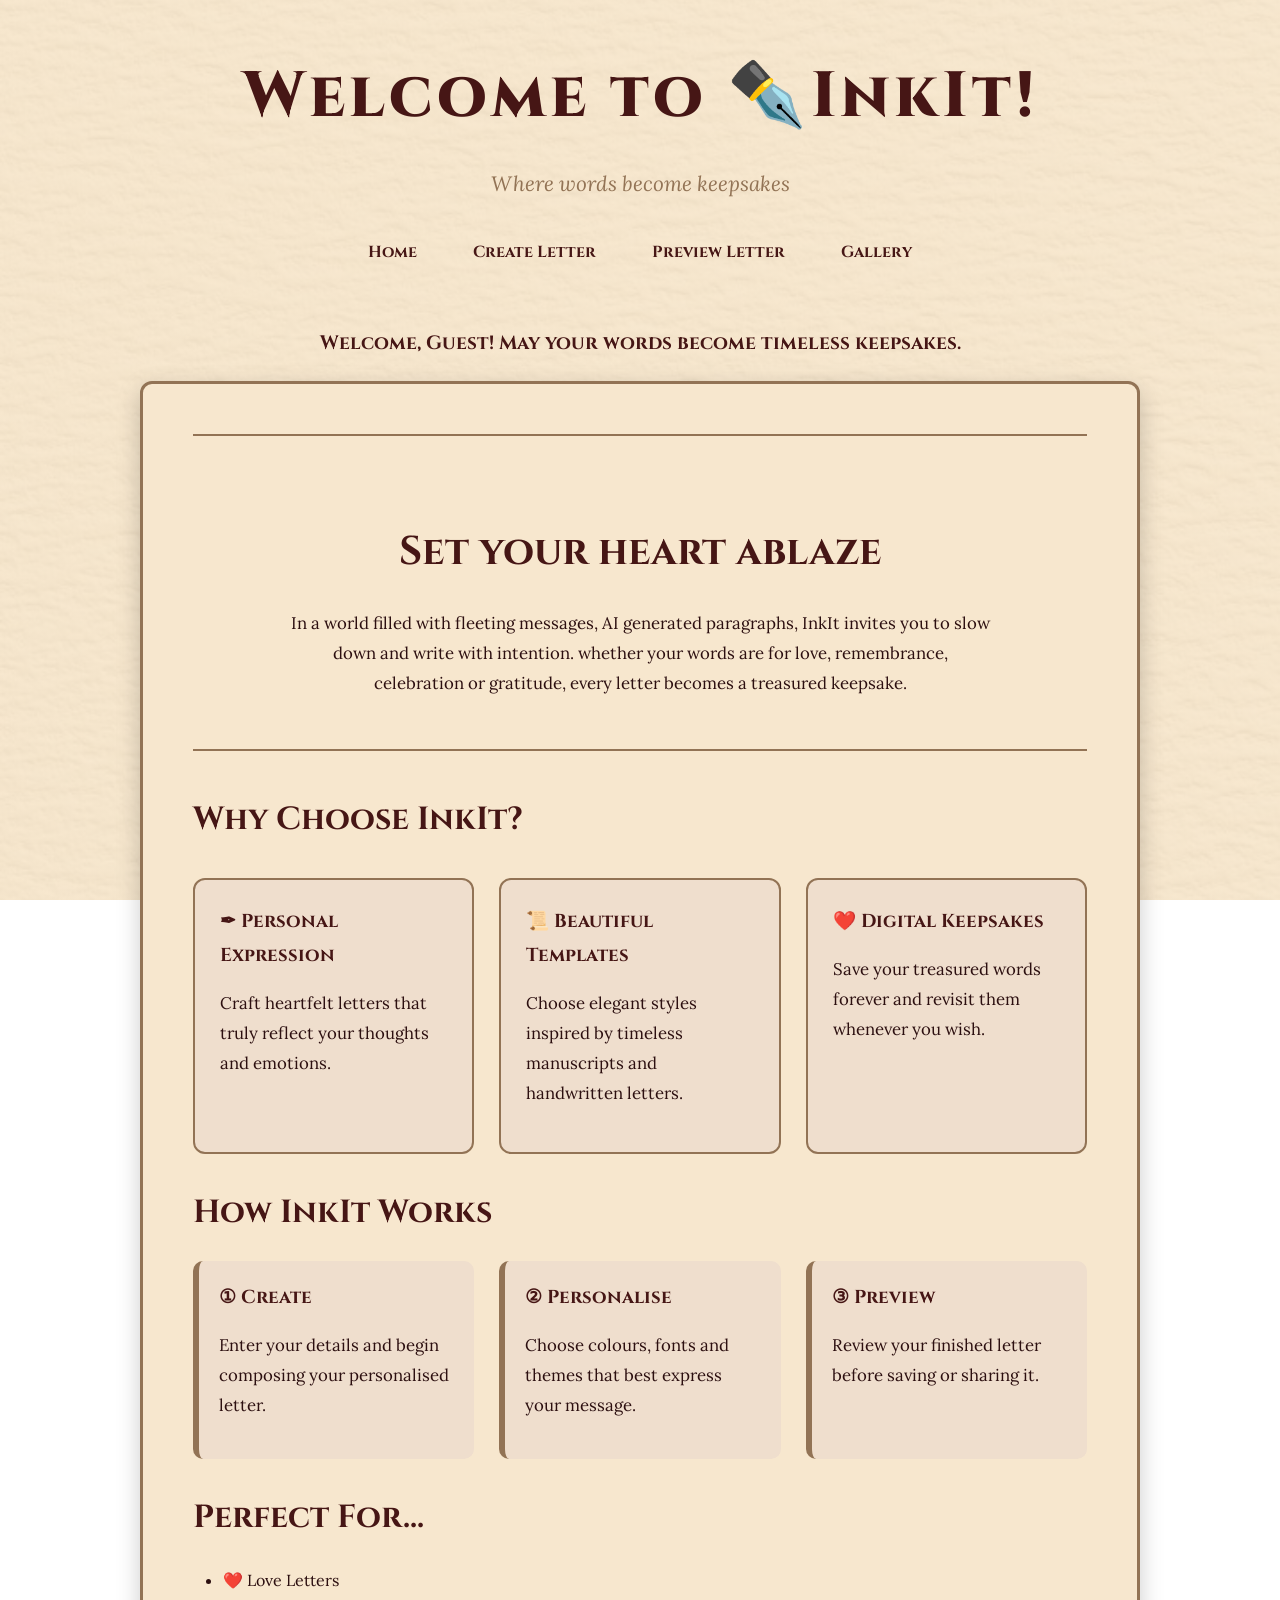
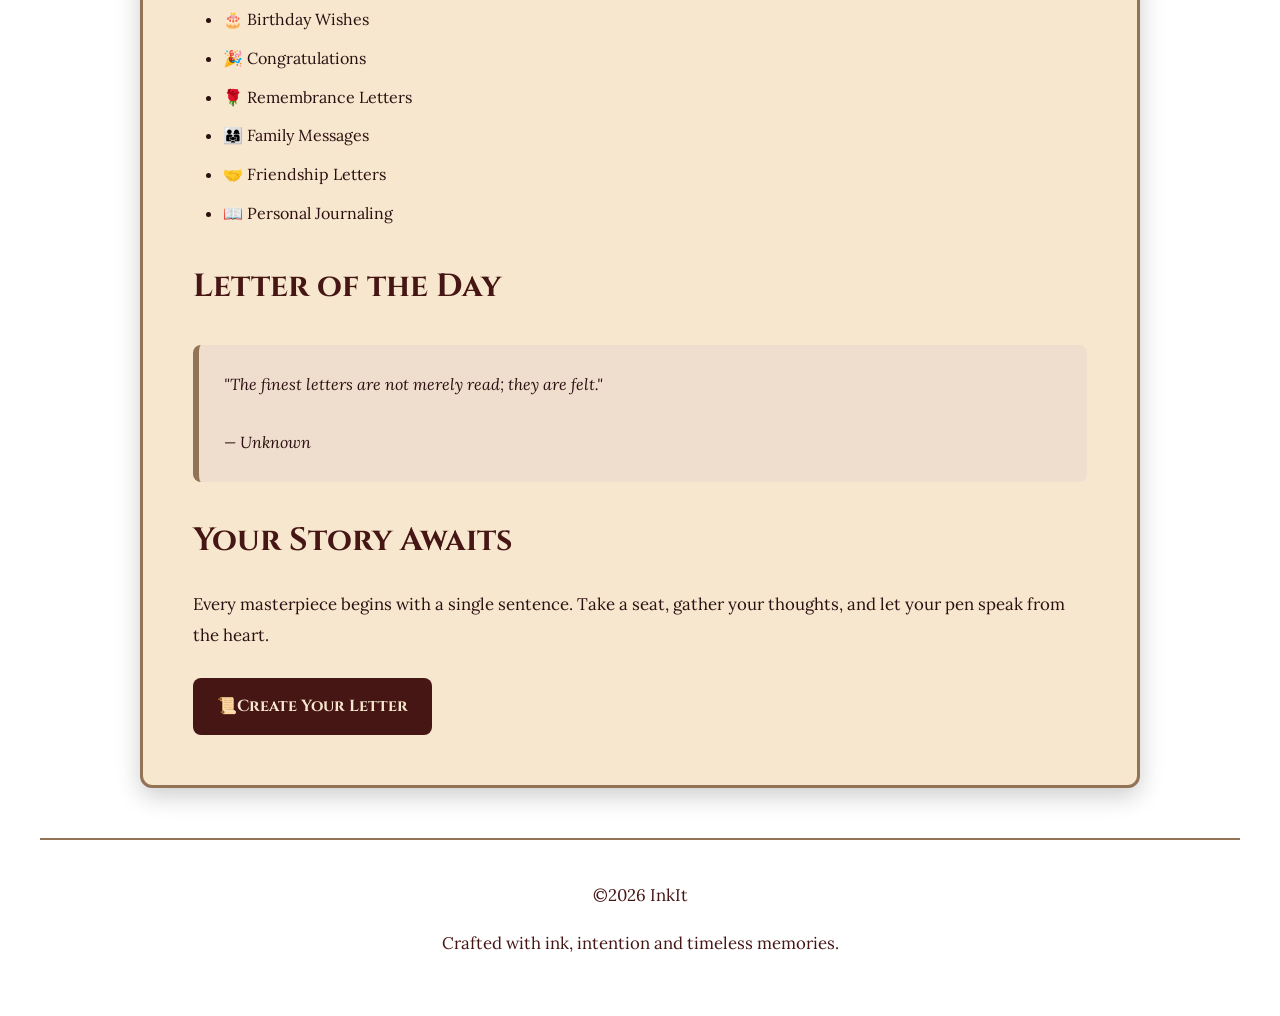
<file: index.html>
<!DOCTYPE html>
<html lang="en">

<head>
    <link rel="stylesheet" href="style.css"/>
    <meta charset="UTF-8">
    <meta name="viewport" content="width=device-width, initial-scale=1.0">
    <title>InkIt , where words become keepsakes</title>
    

</head>
<body> 
      
    <header>

        <h1>Welcome to ✒️InkIt!</h1>
       
        <p class="tagline">Where words become keepsakes</p>

        <nav>

            <a href="index.html">Home</a>
            <a href="create.html">Create Letter</a>
            <a href="display.html">Preview Letter</a>
            <a href="gallery.html">Gallery</a>

        </nav>
    </header>

    <p id="welcome-message"></p>

    <main>
        <section class="hero">
            <h2> Set your heart ablaze</h2>
            <p>
                In a world filled with fleeting messages, AI generated paragraphs,
                InkIt invites you to slow down and write with intention.

                whether your words are for love, remembrance, celebration or gratitude,
                every letter becomes a treasured keepsake.
            </p>

          
        </section>

<!-- This is the section for the about page -->

 <section>
<h2>Why Choose InkIt?</h2>

<div class="card-container">

<div class="card">

<h3>✒ Personal Expression</h3>

<p>
Craft heartfelt letters that truly reflect your thoughts and emotions.
</p>

</div>

<div class="card">

<h3>📜 Beautiful Templates</h3>

<p>

Choose elegant styles inspired by timeless manuscripts and handwritten letters.

</p>

</div>

<div class="card">

<h3>❤️ Digital Keepsakes</h3>

<p>

Save your treasured words forever and revisit them whenever you wish.

</p>

</div>
</div>  

</section>

<!-- This is the section for the how it works page -->

<section>

<h2>How InkIt Works</h2>

<div class="steps">

<div class="step">

<h3>① Create</h3>

<p>

Enter your details and begin composing your personalised letter.

</p>

</div>

<div class="step">

<h3>② Personalise</h3>

<p>

Choose colours, fonts and themes that best express your message.

</p>

</div>

<div class="step">

<h3>③ Preview</h3>

<p>

Review your finished letter before saving or sharing it.

</p>

</div>

</div>

</section>

<!-- This is the section that shows the types of letters you can create -->

<section>

<h2>Perfect For...</h2>

<ul>

<li>❤️ Love Letters</li>

<li>🎂 Birthday Wishes</li>

<li>🎉 Congratulations</li>

<li>🌹 Remembrance Letters</li>

<li>👨‍👩‍👧 Family Messages</li>

<li>🤝 Friendship Letters</li>

<li>📖 Personal Journaling</li>

</ul>

</section>

<!-- Quoteeeeeeeee -->

<section>

<h2>Letter of the Day</h2>

<blockquote>

"The finest letters are not merely read;
they are felt."

<br><br>

— Unknown

</blockquote>

</section>

<!-- motivation-->

<section>

<h2>Your Story Awaits</h2>

<p>

Every masterpiece begins with a single sentence.

Take a seat, gather your thoughts,
and let your pen speak from the heart.

</p>

<a class="button" href="create.html">

 📜Create Your Letter

</a>

</section>

</main>

<footer>

<hr>

<p>

©️2026 InkIt

</p>

<p>

Crafted with ink, intention and timeless memories.

</p>

</footer>
<script src="script.js"></script>
</body>


</html>
</file>
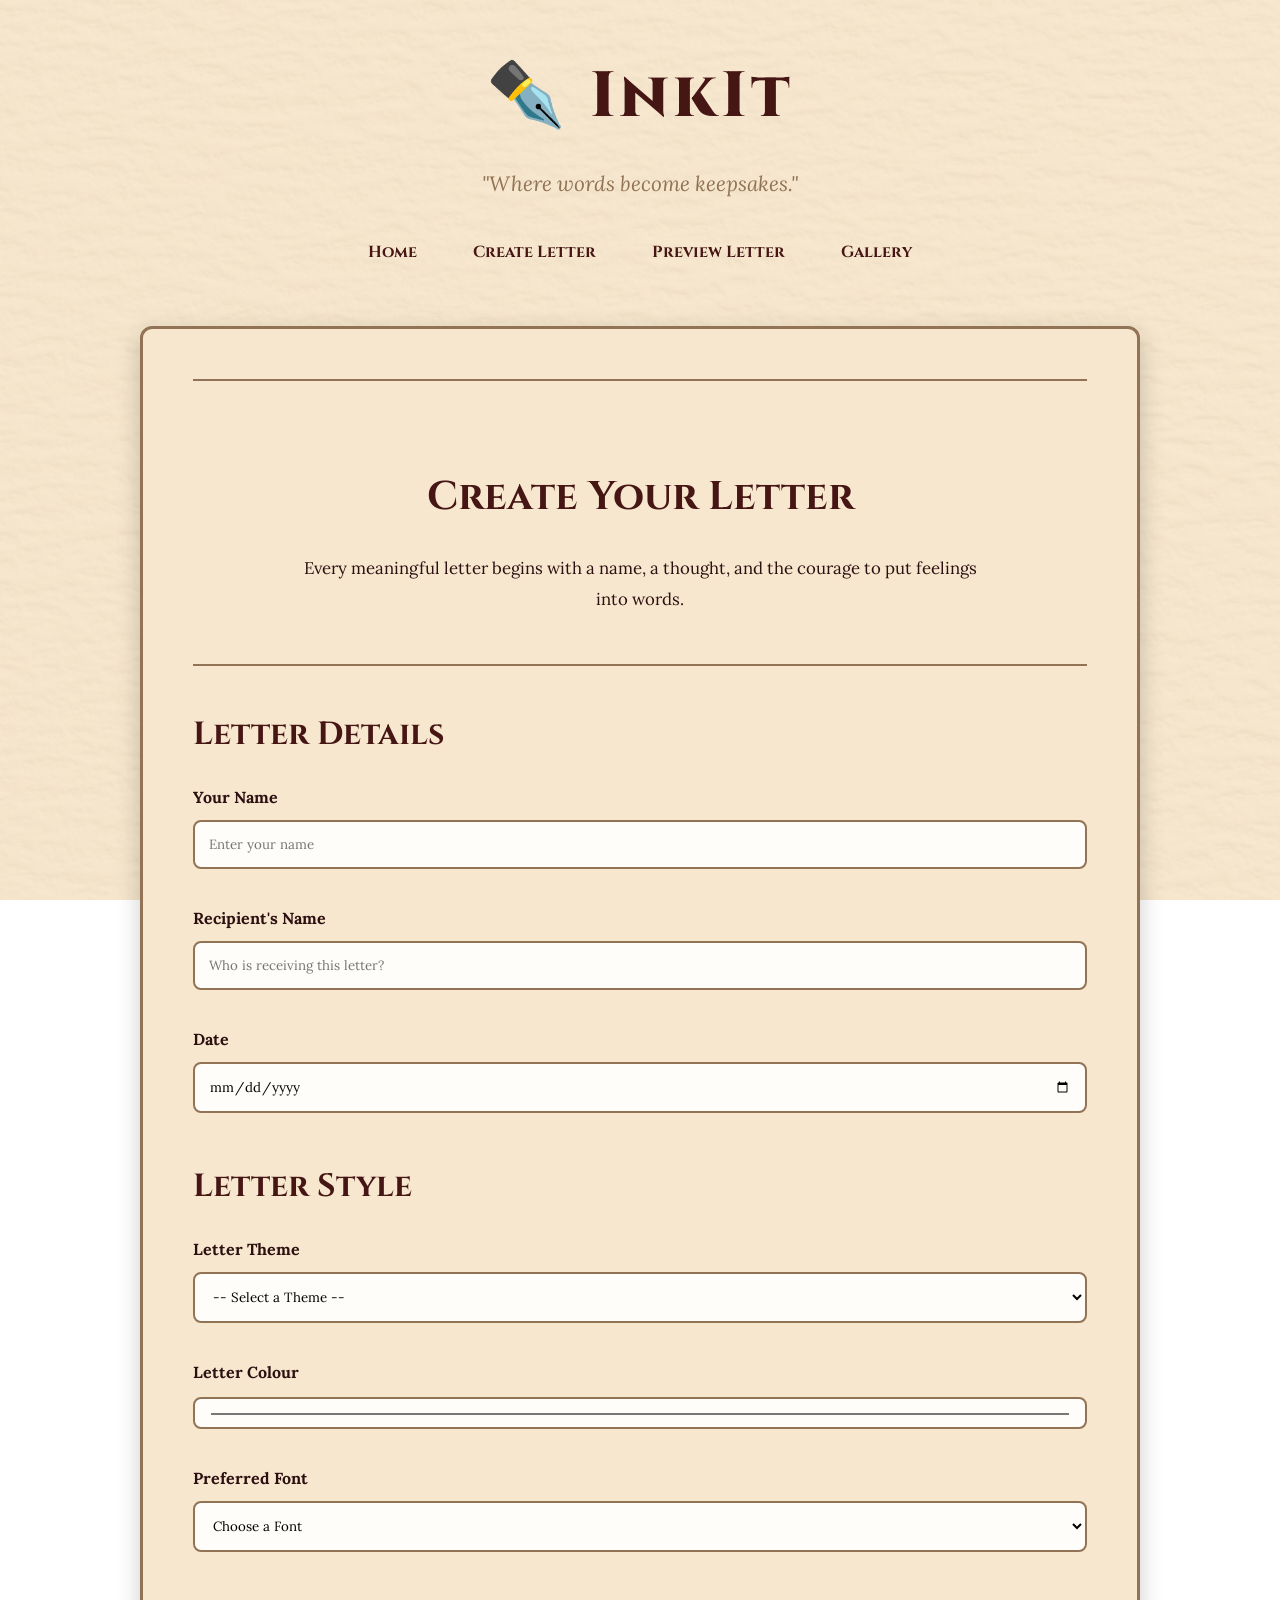
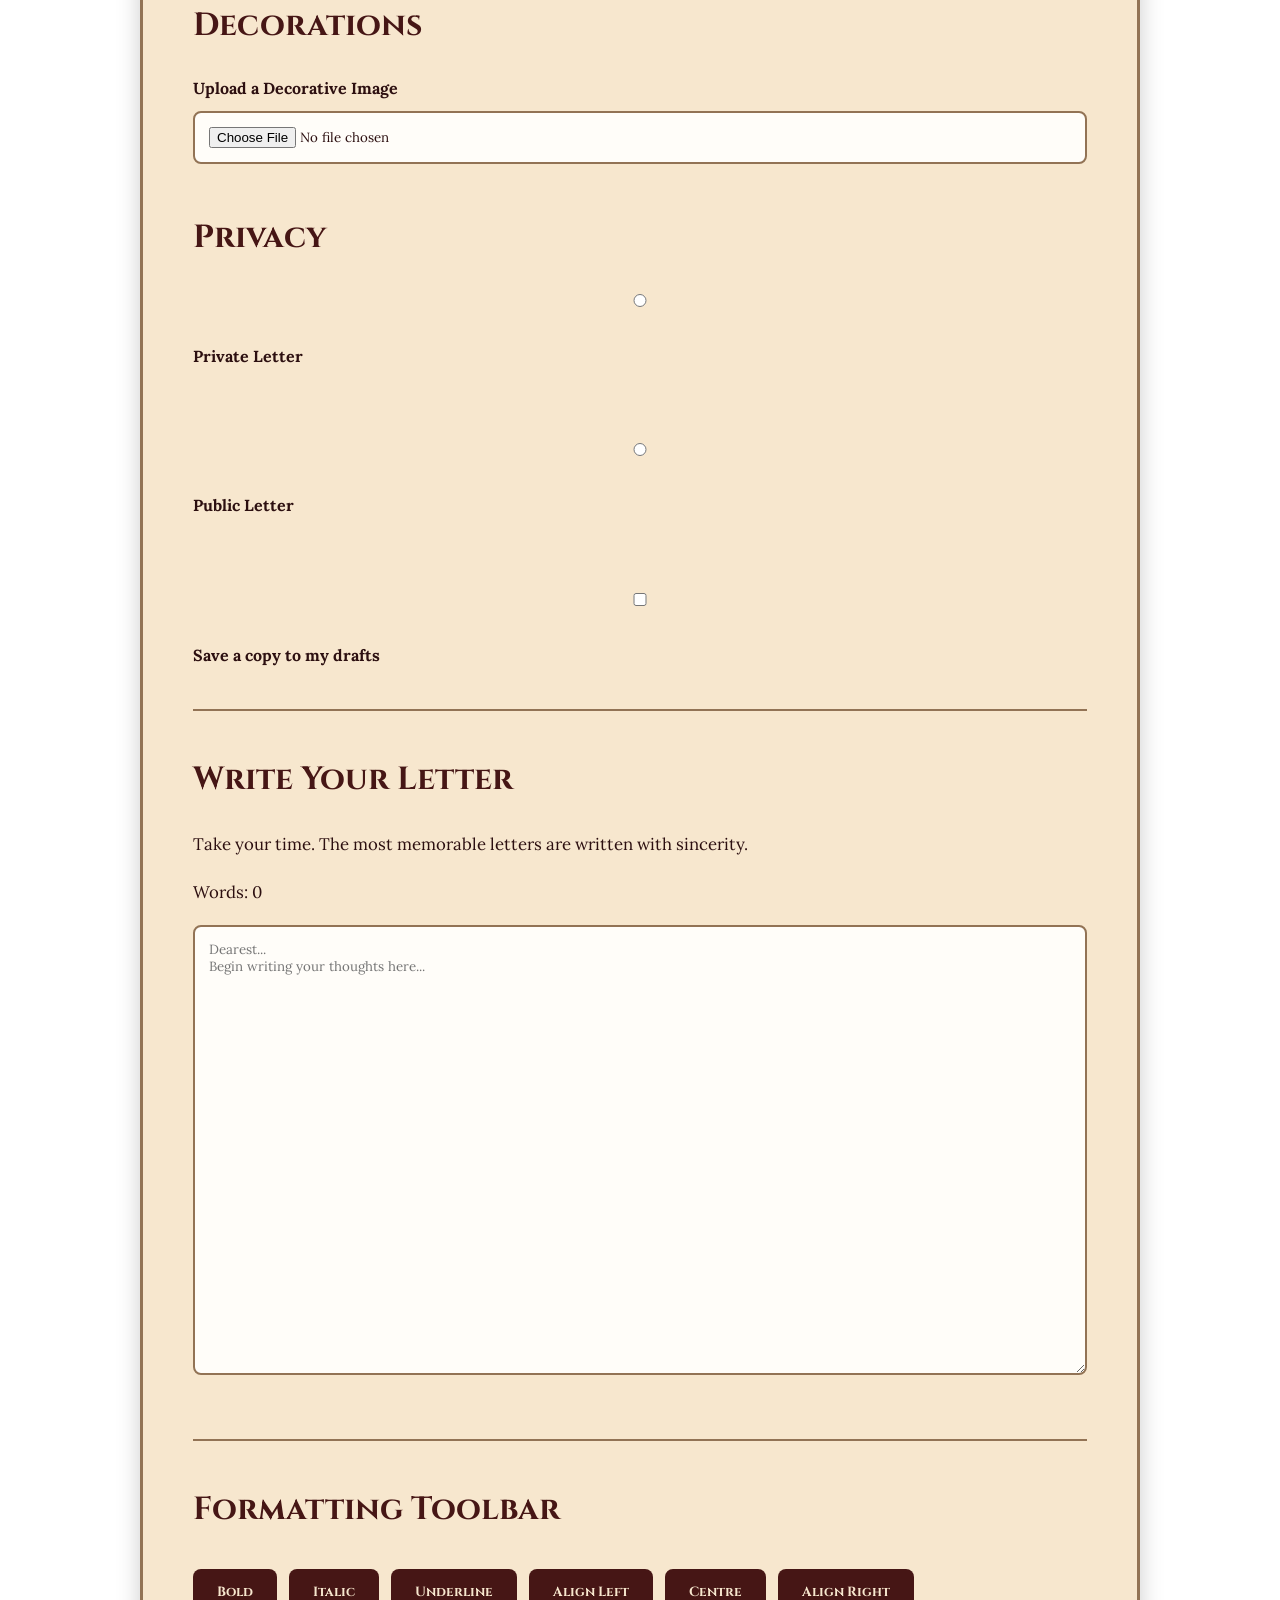
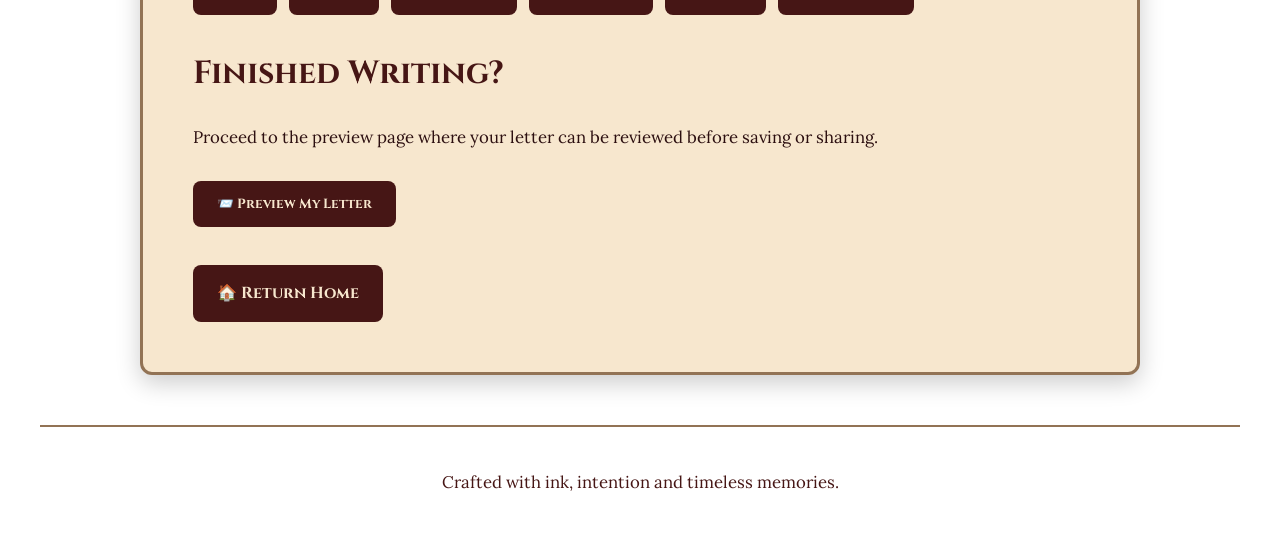
<file: create.html>
<!DOCTYPE html>
<html lang="en">

<head>

    <meta charset="UTF-8">
    <meta name="viewport" content="width=device-width, initial-scale=1.0">

    <title>Create a Letter | InkIt</title>

    <link rel="stylesheet" href="style.css">

</head>

<body>

<header>

    <h1>✒️ InkIt</h1>

    <p class="tagline">
        <em>"Where words become keepsakes."</em>
    </p>

    <nav>
        <a href="index.html">Home</a>
        <a href="create.html">Create Letter</a>
        <a href="display.html">Preview Letter</a>
        <a href="gallery.html">Gallery</a>
    </nav>

</header>

<main>

    <!-- Hero Section -->

    <section class="hero">

        <h2>Create Your Letter</h2>

        <p>
            Every meaningful letter begins with a name, a thought,
            and the courage to put feelings into words.
        </p>

    </section>

    <!-- Form Begins -->

    <form id="letterForm" action="save_letter.php" method="POST" autocomplete="off">

        <!-- Letter Details -->

        <section>

            <h2>Letter Details</h2>

            <label for="sender">Your Name</label>

            <input
                type="text"
                id="sender"
                name="sender"
                placeholder="Enter your name"
                required>

            <label for="recipient">Recipient's Name</label>

            <input
                type="text"
                id="recipient"
                name="recipient"
                placeholder="Who is receiving this letter?"
                required>

            <label for="date">Date</label>

            <input
                type="date"
                id="date"
                name="date"
                required>

        </section>

        <!-- Letter Style -->

        <section>

            <h2>Letter Style</h2>

            <label for="theme">Letter Theme</label>

               <select id="theme" name="theme" required>

    <option value="">-- Select a Theme --</option>

    <option value="Love Letter ❤️">Love Letter ❤️</option>

    <option value="Friendship Letter 🤝">Friendship Letter 🤝</option>

    <option value="Birthday Letter 🎂">Birthday Letter 🎂</option>

    <option value="Congratulations 🎉">Congratulations 🎉</option>

    <option value="Thank You 🌹">Thank You 🌹</option>

    <option value="Custom Letter ✒️">Custom Letter ✒️</option>

</select>

            <label for="colour">Letter Colour</label>

            <input
                type="color"
                id="colour"
                name="colour"
                value="#F7E7CE">

            <label for="font">Preferred Font</label>

            <select id="font" name="font">

                <option value="">Choose a Font</option>
                <option value="Lora">Lora</option>
                <option value="Cinzel">Cinzel</option>
                <option value="Garamond">Garamond</option>
                <option value="Times New Roman">Times New Roman</option>
                <option value="Arial">Arial</option>

            </select>

        </section>

        <!-- Decorations -->

        <section>

            <h2>Decorations</h2>

            <label for="attachment">
                Upload a Decorative Image
            </label>

            <input
                type="file"
                id="attachment"
                name="attachment">

        </section>

        <!-- Privacy -->

        <section>

            <h2>Privacy</h2>

            <input
                type="radio"
                id="private"
                name="privacy"
                required>

            <label for="private">
                Private Letter
            </label>

            <br><br>

            <input
                type="radio"
                id="public"
                name="privacy"
                value="public">

            <label for="public">
                Public Letter
            </label>

            <br><br>

            <input
                type="checkbox"
                id="draft">

            <label for="draft">
                Save a copy to my drafts
            </label>

        </section>

        <hr>

        <!-- Letter -->

        <section>

            <h2>Write Your Letter</h2>

            <p>
                Take your time.
                The most memorable letters are written with sincerity.
            </p>

            <p id="wordCount">
                Words: 0
            </p>

            <textarea
                id="letterText"
                name="letterText"
                rows="20"
                placeholder="Dearest...
Begin writing your thoughts here..." required></textarea>

        </section>

        <hr>

        <!-- Formatting Toolbar -->

        <section>

            <h2>Formatting Toolbar</h2>

            <div class="toolbar">

                <button type="button" id="boldBtn">Bold</button>
                <button type="button" id="italicBtn">Italic</button>
                <button type="button" id="underlineBtn">Underline</button>
                <button type="button" id="alignLeftBtn">Align Left</button>
                <button type="button" id="centreBtn">Centre</button>
                <button type="button" id="alignRightBtn">Align Right</button>

            </div>

        </section>

        <!-- Submit -->

        <section class="call-to-action">

            <h2>Finished Writing?</h2>

            <p>
                Proceed to the preview page where your letter can be reviewed before saving or sharing.
            </p>

            <button type="submit" class="button">
                📨 Preview My Letter
            </button>
             
        </section>

    </form>

    <br>

    <a class="button" href="index.html">
        🏠 Return Home
    </a>

</main>

<footer>

    <hr>

    <p>
        Crafted with ink, intention and timeless memories.
    </p>

</footer>

<script src="script.js"></script>

</body>

</html>
</file>
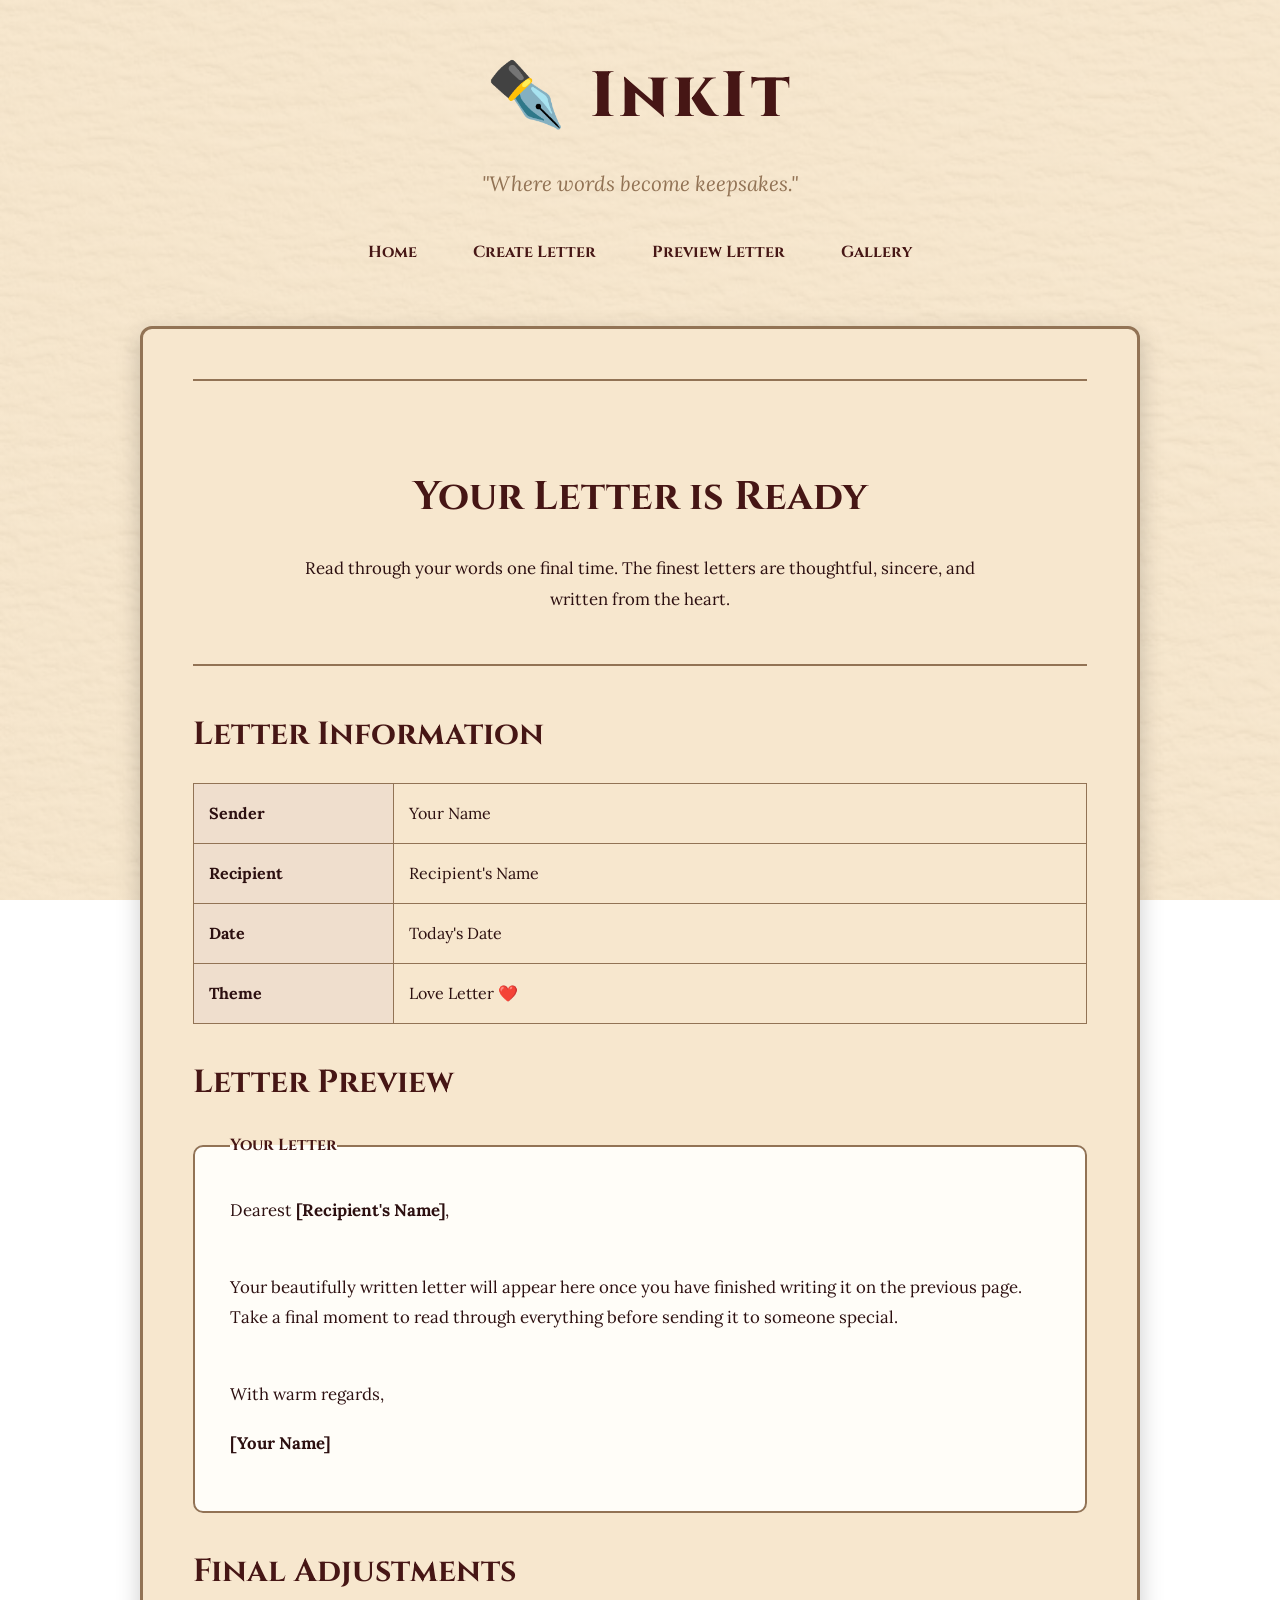
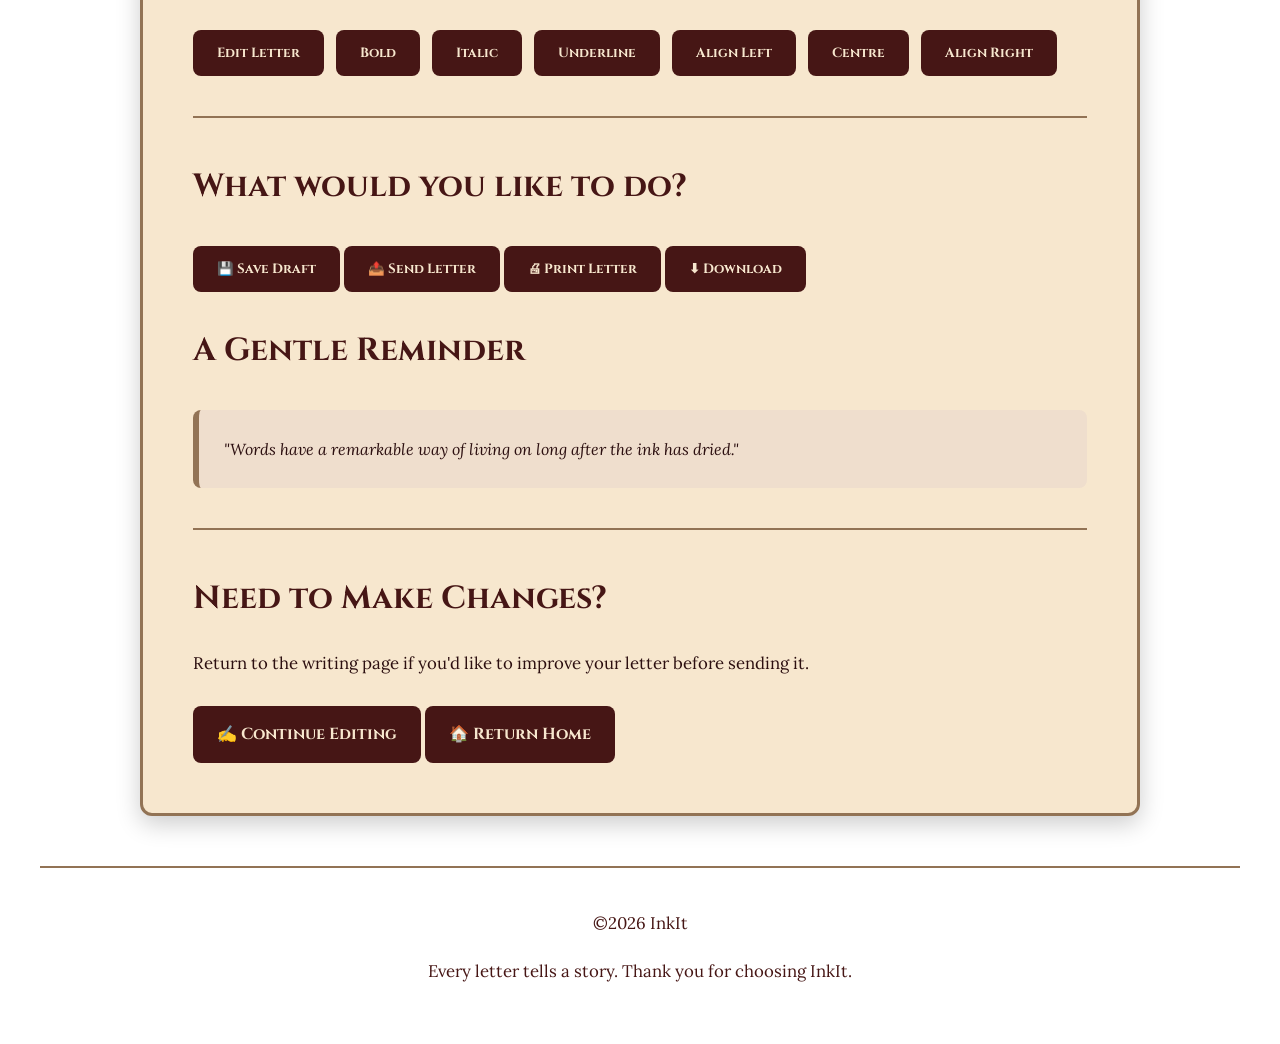
<file: display.html>
<!DOCTYPE html>
<html lang="en">

<head>

    <meta charset="UTF-8">
    <meta name="viewport" content="width=device-width, initial-scale=1.0">

    <title>Letter Preview, InkIt</title>

    <link rel="stylesheet" href="style.css">

</head>

<body>

<header>

    <h1> ✒️ InkIt</h1>

    <p class="tagline">
        <em>"Where words become keepsakes."</em>
    </p>

    <nav>

        <a href="index.html">Home</a>
        <a href="create.html">Create Letter</a>
        <a href="display.html">Preview Letter</a>
        <a href="gallery.html">Gallery</a>

    </nav>

</header>

<main>

<!-- This is the eye catching section at the top of my webpage  -->

<section class="hero">

    <h2>Your Letter is Ready</h2>

    <p>
         Read through your words one final time.
        The finest letters are thoughtful, sincere,
        and written from the heart.
    </p>

</section>

<!-- This is where the letter details are displayed-->

<section>

<h2>Letter Information</h2>

<table>

<tr>

<th>Sender</th>

<td id="displaySender">Your Name</td>

</tr>

<tr>

<th>Recipient</th>

<td id="displayRecipient">Recipient's Name</td>

</tr>

<tr>

<th>Date</th>

<td id="displayDate">Today's Date</td>

</tr>

<tr>

<th>Theme</th>

<td id="displayTheme">Love Letter ❤️</td>

</tr>

</table>

</section>



<!-- This bit shows the letter preview before sending -->

<section>

<h2>Letter Preview</h2>

<fieldset class="letter-preview" id= "letterPreview">

<legend>Your Letter</legend>

<p>Dearest <strong id="previewRecipient">[Recipient's Name]</strong>,</p>

<br>

<p id="previewText">

Your beautifully written letter will appear here once you have
finished writing it on the previous page.
Take a final moment to read through everything before
sending it to someone special.

</p>

<br>

<p>
With warm regards,
</p>

<p>
<strong id="previewSender">[Your Name]</strong>
</p>

</fieldset>

</section>



<!--This is where one is to do the final touches/adjustments -->

<section>

<h2>Final Adjustments</h2>

<div class="toolbar">

<button type="button" id="editBtn">Edit Letter</button>

<button type="button" id="boldBtn">Bold</button>

<button type="button" id="italicBtn">Italic</button>

<button type="button" id="underlineBtn">Underline</button>

<button type="button" id="leftBtn">Align Left</button>

<button type="button" id="centerBtn">Centre</button>

<button type="button" id="rightBtn">Align Right</button>

</div>

</section>

<hr>

<!-- This is where you decide on what you would like to do with the letter -->

<section>

<h2>What would you like to do?</h2>

<div class="action-buttons">

<button type="button" id="saveBtn">
💾 Save Draft
</button>

<button type="button" id="sendBtn">
📤 Send Letter
</button>

<button type="button" id="printBtn">
🖨 Print Letter
</button>

<button type="button" id="downloadBtn">
⬇ Download
</button>

</div>

</section>



<!-- QUOTEEEEEEE -->

<section>

<h2>A Gentle Reminder</h2>

<blockquote>

"Words have a remarkable way of living on long after
the ink has dried."

</blockquote>

</section>

<hr>

<!-- ================= NAVIGATION ================= -->

<section >

<h2>Need to Make Changes?</h2>

<p>

Return to the writing page if you'd like to improve your
letter before sending it.

</p>

<a class="button" href="create.html">

✍ Continue Editing

</a>

<a class="button" href="index.html">

🏠 Return Home

</a>

</section>

</main>

<footer>

<hr>

<p>

©️2026 InkIt

</p>

<p>

Every letter tells a story.
Thank you for choosing InkIt.

</p>

</footer>
<script src="script.js"></script>
</body>

</html>
</file>
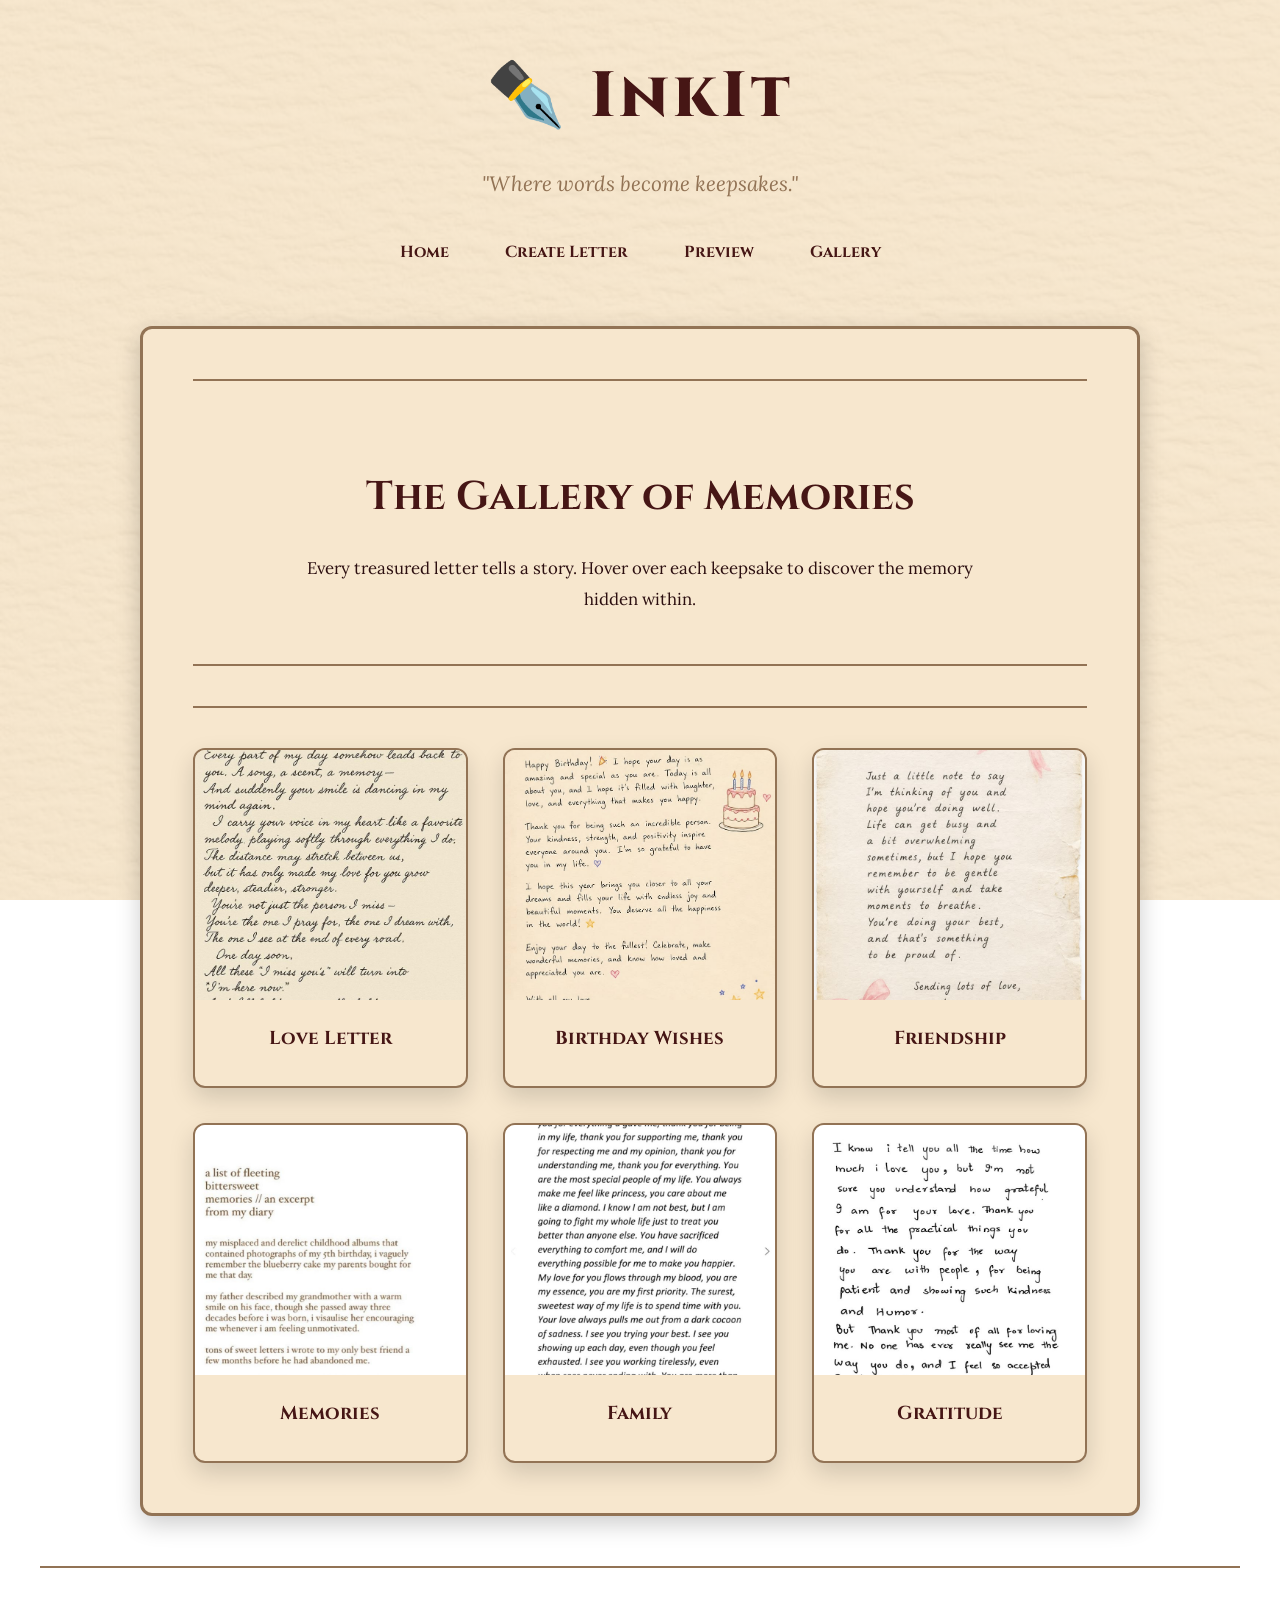
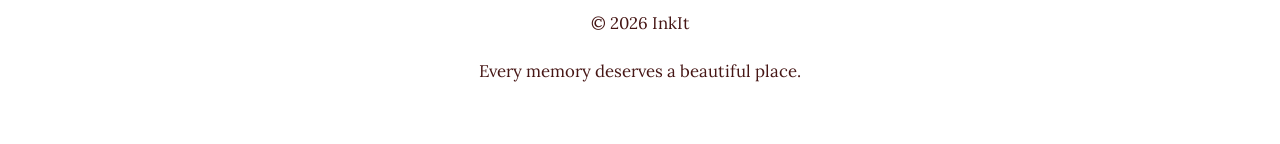
<file: gallery.html>
<!DOCTYPE html>

<html lang="en">

<head>

<meta charset="UTF-8">

<meta name="viewport" content="width=device-width, initial-scale=1.0">

<title>Gallery | InkIt</title>

<link rel="stylesheet" href="style.css">

</head>

<body>

<header>

<h1>✒️ InkIt</h1>

<p class="tagline">

<em>"Where words become keepsakes."</em>

</p>

<nav>

<a href="index.html">Home</a>
<a href="create.html">Create Letter</a>
<a href="display.html">Preview</a>
<a href="gallery.html">Gallery</a>

</nav>

</header>

<main>

<section class="hero">

<h2>The Gallery of Memories</h2>

<p>

Every treasured letter tells a story.

Hover over each keepsake to discover the memory hidden within.

</p>

</section>

<hr>

<section>

<div class="gallery-grid">

<!-- Card 1 -->

<div class="flip-card">

<div class="flip-card-inner">

<div class="flip-card-front">

<img src="love-letter.jpg" alt="Love Letter">

<h3>Love Letter</h3>

</div>

<div class="flip-card-back">

<h3>Love Letter ❤️</h3>

<p>

A heartfelt message written to someone truly special.

</p>

</div>

</div>

</div>

<!-- Card 2 -->

<div class="flip-card">

<div class="flip-card-inner">

<div class="flip-card-front">

<img src="Birthday letter.jpg" alt="Birthday Letter">

<h3>Birthday Wishes</h3>

</div>

<div class="flip-card-back">

<h3>Birthday Letter 🎂</h3>

<p>

A celebration captured through thoughtful words.

</p>

</div>

</div>

</div>

<!-- Card 3 -->

<div class="flip-card">

<div class="flip-card-inner">

<div class="flip-card-front">

<img src="friendship.jpg" alt="Friendship Letter">

<h3>Friendship</h3>

</div>

<div class="flip-card-back">

<h3>Friendship 🤝</h3>

<p>

Letters that strengthen lifelong friendships.

</p>

</div>

</div>

</div>

<!-- Card 4 -->

<div class="flip-card">

<div class="flip-card-inner">

<div class="flip-card-front">

<img src="memories.jpg" alt="Memory">

<h3>Memories</h3>

</div>

<div class="flip-card-back">

<h3>Memories 📜</h3>

<p>

Preserve moments that deserve to last forever.

</p>

</div>

</div>

</div>

<!-- Card 5 -->

<div class="flip-card">

<div class="flip-card-inner">

<div class="flip-card-front">

<img src="family.jpg" alt="Family">

<h3>Family</h3>

</div>

<div class="flip-card-back">

<h3>Family ❤️</h3>

<p>

Words shared among the people closest to our hearts.

</p>

</div>

</div>

</div>

<!-- Card 6 -->

<div class="flip-card">

<div class="flip-card-inner">

<div class="flip-card-front">

<img src="gratitude.jpg" alt="Thank You">

<h3>Gratitude</h3>

</div>

<div class="flip-card-back">

<h3>Thank You 🌹</h3>

<p>

Simple words can carry lifelong gratitude.

</p>

</div>

</div>

</div>

</div>

</section>

</main>

<footer>

<hr>

<p>

© 2026 InkIt

</p>

<p>

Every memory deserves a beautiful place.

</p>

</footer>
<script src="script.js"></script>
</body>

</html>
</file>
<file: style.css>
/*fonts*/

@import url('https://fonts.googleapis.com/css2?family=Cinzel:wght@600;700;800&family=Lora:wght@400;500;600&display=swap');

/* Colour Palette

   Rich Mahogany      #2C0F10
   Dark Mahogany      #461615 (a different shade of Rich Mahogany)
   Faded Copper       #927355
   Champagne Mist     #F7E7CE
   Almond Cream       #EFDECD
 */



*{
    margin:0;
    padding:0;
    box-sizing:border-box;
}

/* Body*/

body{

    background:
    linear-gradient(
    rgba(247,231,206,.92),
    rgba(247,231,206,.92)),
    url("13440498884317250.jpg");

    background-size:cover;

    background-position:center;

    background-attachment:fixed;

    font-family:'Lora', serif;

    color:#2C0F10;

    line-height:1.8;

    padding:40px;
}

/*   Main Paper*/

main{

    max-width:1000px;

    margin:auto;

    background:#F7E7CE;

    padding:50px;

    border-radius:12px;

    border:3px solid #927355;

    box-shadow:

    0 8px 25px rgba(0,0,0,.20);

}

/* Header */

header{

    text-align:center;

    margin-bottom:50px;
}

header h1{

    font-family:'Cinzel', serif;

    font-size:4rem;

    font-weight:800;

    color:#461615;

    letter-spacing:4px;

    margin-bottom:10px;
}

.tagline{

    font-style:italic;

    color:#927355;

    font-size:1.3rem;

    margin-bottom:25px;
}

/* Navigation */

nav{

    display:flex;

    justify-content:center;

    gap:20px;

    flex-wrap:wrap;
}

nav a{

    text-decoration:none;

    color:#461615;

    font-family:'Cinzel', serif;

    font-weight:700;

    padding:10px 18px;

    border-radius:8px;

    transition:.3s;
}

nav a:hover{

    background:#461615;

    color:#F7E7CE;
}

/* Headings */

h2{

    font-family:'Cinzel', serif;

    color:#461615;

    font-size:2rem;

    margin-bottom:20px;

    margin-top:30px;
}

h3{

    font-family:'Cinzel', serif;

    color:#461615;

    margin-bottom:15px;
}

/* Paragraphs*/

p{

    margin-bottom:18px;

    font-size:1.05rem;
}

/* Hero Section*/

.hero{

    text-align:center;

    padding:50px 20px;

    border-top:2px solid #927355;

    border-bottom:2px solid #927355;

    margin-bottom:40px;
}

.hero h2{

    font-size:2.5rem;
}

.hero p{

    max-width:700px;

    margin:auto;

    margin-top:20px;
}

/* Cards */

.card-container{

    display:grid;

    grid-template-columns:
    repeat(auto-fit,minmax(240px,1fr));

    gap:25px;

    margin-top:30px;
}

.card{

    background:#EFDECD;

    padding:25px;

    border-radius:12px;

    border:2px solid #927355;

    transition:.3s;
}

.card:hover{

    transform:translateY(-5px);

    box-shadow:0 8px 20px rgba(0,0,0,.15);
}

/* Steps*/

.steps{

    display:grid;

    grid-template-columns:
    repeat(auto-fit,minmax(220px,1fr));

    gap:25px;
}

.step{

    background:#EFDECD;

    padding:20px;

    border-left:6px solid #927355;

    border-radius:10px;
}

/* Lists */

ul,
ol{

    margin-left:30px;

    margin-top:20px;
}

li{

    margin-bottom:10px;
}

/*Blockquotes*/

blockquote{

    background:#EFDECD;

    border-left:6px solid #927355;

    padding:25px;

    font-style:italic;

    border-radius:8px;

    margin:30px 0;
}

/* Forms*/

form{

    margin-top:30px;
}

label{

    display:block;

    margin-top:20px;

    margin-bottom:8px;

    font-weight:bold;
}

input,
textarea,
select{

    width:100%;

    padding:14px;

    border:2px solid #927355;

    border-radius:8px;

    font-family:'Lora', serif;

    background:#fffdf9;

    margin-bottom:15px;
}

textarea{

    resize:vertical;

    min-height:450px;
}

/* Toolbar */

.toolbar{

    display:flex;

    flex-wrap:wrap;

    gap:12px;
}

/*Buttons*/

button,
input[type="submit"],
.button{

    display:inline-block;

    text-decoration:none;

    cursor:pointer;

    background:#461615;

    color:#F7E7CE;

    border:none;

    border-radius:8px;

    padding:14px 24px;

    font-family:'Cinzel', serif;

    font-weight:700;

    transition:.3s;

    margin-top:10px;
}

button:hover,
input[type="submit"]:hover,
.button:hover{

    background:#927355;

    transform:translateY(-2px);
}

/*Tables*/

table{

    width:100%;

    border-collapse:collapse;

    margin-top:20px;
}

th,
td{

    border:1px solid #927355;

    padding:15px;

    text-align:left;
}

th{

    background:#EFDECD;

    width:200px;
}

/* Letter Preview*/

.letter-preview{

    background:#FFFDF8;

    padding:35px;

    border:2px solid #927355;

    border-radius:10px;
}

legend{

    font-family:'Cinzel', serif;

    color:#461615;

    font-weight:700;
}

/* CTA Section*/



/*Footer*/

footer{

    text-align:center;

    margin-top:50px;

    color:#461615;

    font-size:.95rem;
}

/* Horizontal Rule */

hr{

    border:none;

    height:2px;

    background:#927355;

    margin:40px 0;
}

/* Scrollbar (Chrome/Edge) */

::-webkit-scrollbar{

    width:12px;
}

::-webkit-scrollbar-track{

    background:#EFDECD;
}

::-webkit-scrollbar-thumb{

    background:#927355;

    border-radius:10px;
}

::-webkit-scrollbar-thumb:hover{

    background:#461615;
}

/* Gallery */

.gallery-grid{

display:grid;

grid-template-columns:repeat(auto-fit,minmax(260px,1fr));

gap:35px;

margin-top:40px;

}

/*  Flip Cards */

.flip-card{

background:transparent;

height:340px;

perspective:1000px;

}

.flip-card-inner{

position:relative;

width:100%;

height:100%;

transition:transform .8s;

transform-style:preserve-3d;

}

.flip-card:hover .flip-card-inner{

transform:rotateY(180deg);

}

.flip-card-front,
.flip-card-back{

position:absolute;

width:100%;

height:100%;

backface-visibility:hidden;

border-radius:12px;

overflow:hidden;

border:2px solid #927355;

box-shadow:0 10px 25px rgba(0,0,0,.15);

}

.flip-card-front{

background:#F7E7CE;

display:flex;

flex-direction:column;

justify-content:space-between;

}

.flip-card-front img{

width:100%;

height:250px;

object-fit:cover;

}

.flip-card-front h3{

padding:15px;

text-align:center;

}

.flip-card-back{

background:#461615;

color:#F7E7CE;

transform:rotateY(180deg);

display:flex;

flex-direction:column;

justify-content:center;

align-items:center;

padding:25px;

text-align:center;

}

.flip-card-back h3{

color:#F7E7CE;

margin-bottom:20px;

}
/* Welcome Message */

#welcome-message {
    text-align: center;
    font-family: 'Cinzel', serif;
    font-size: 1.2rem;
    font-weight: 700;
    color: #461615;
    margin: 20px auto;
}
</file>
